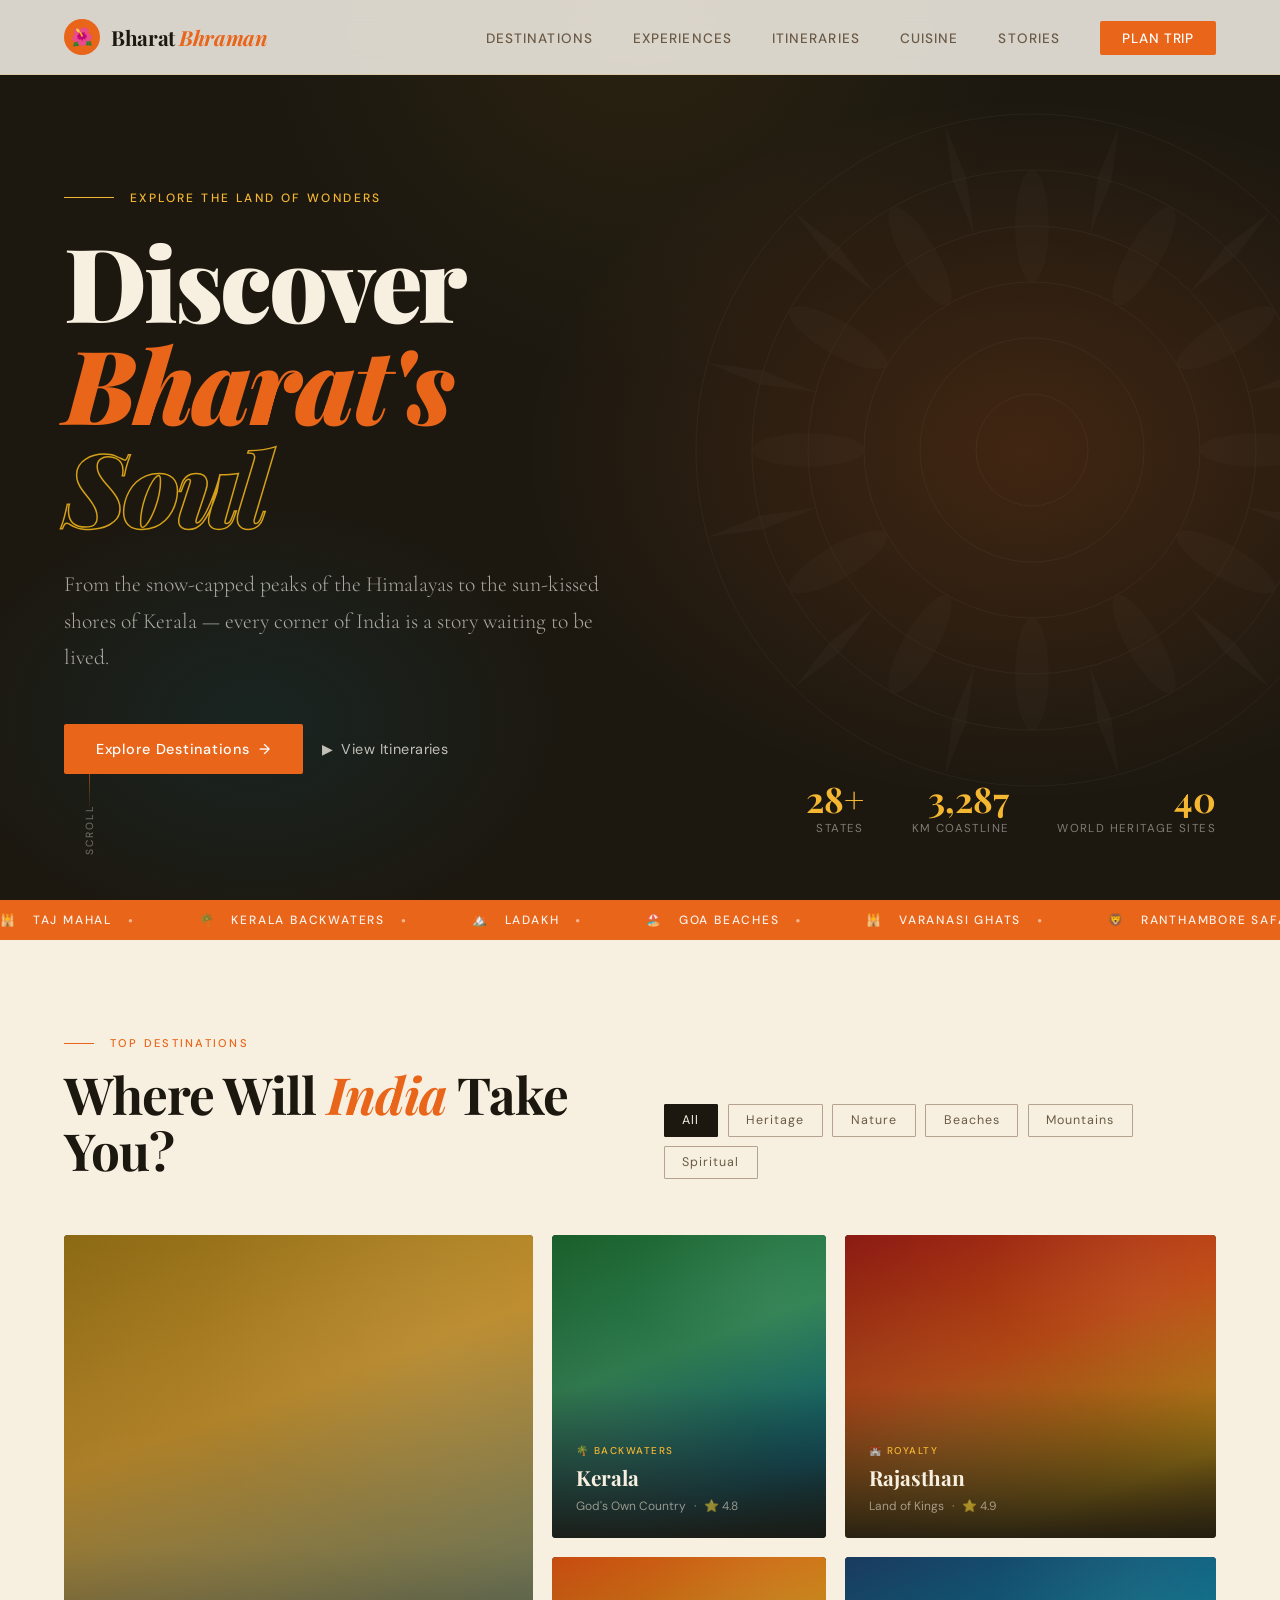
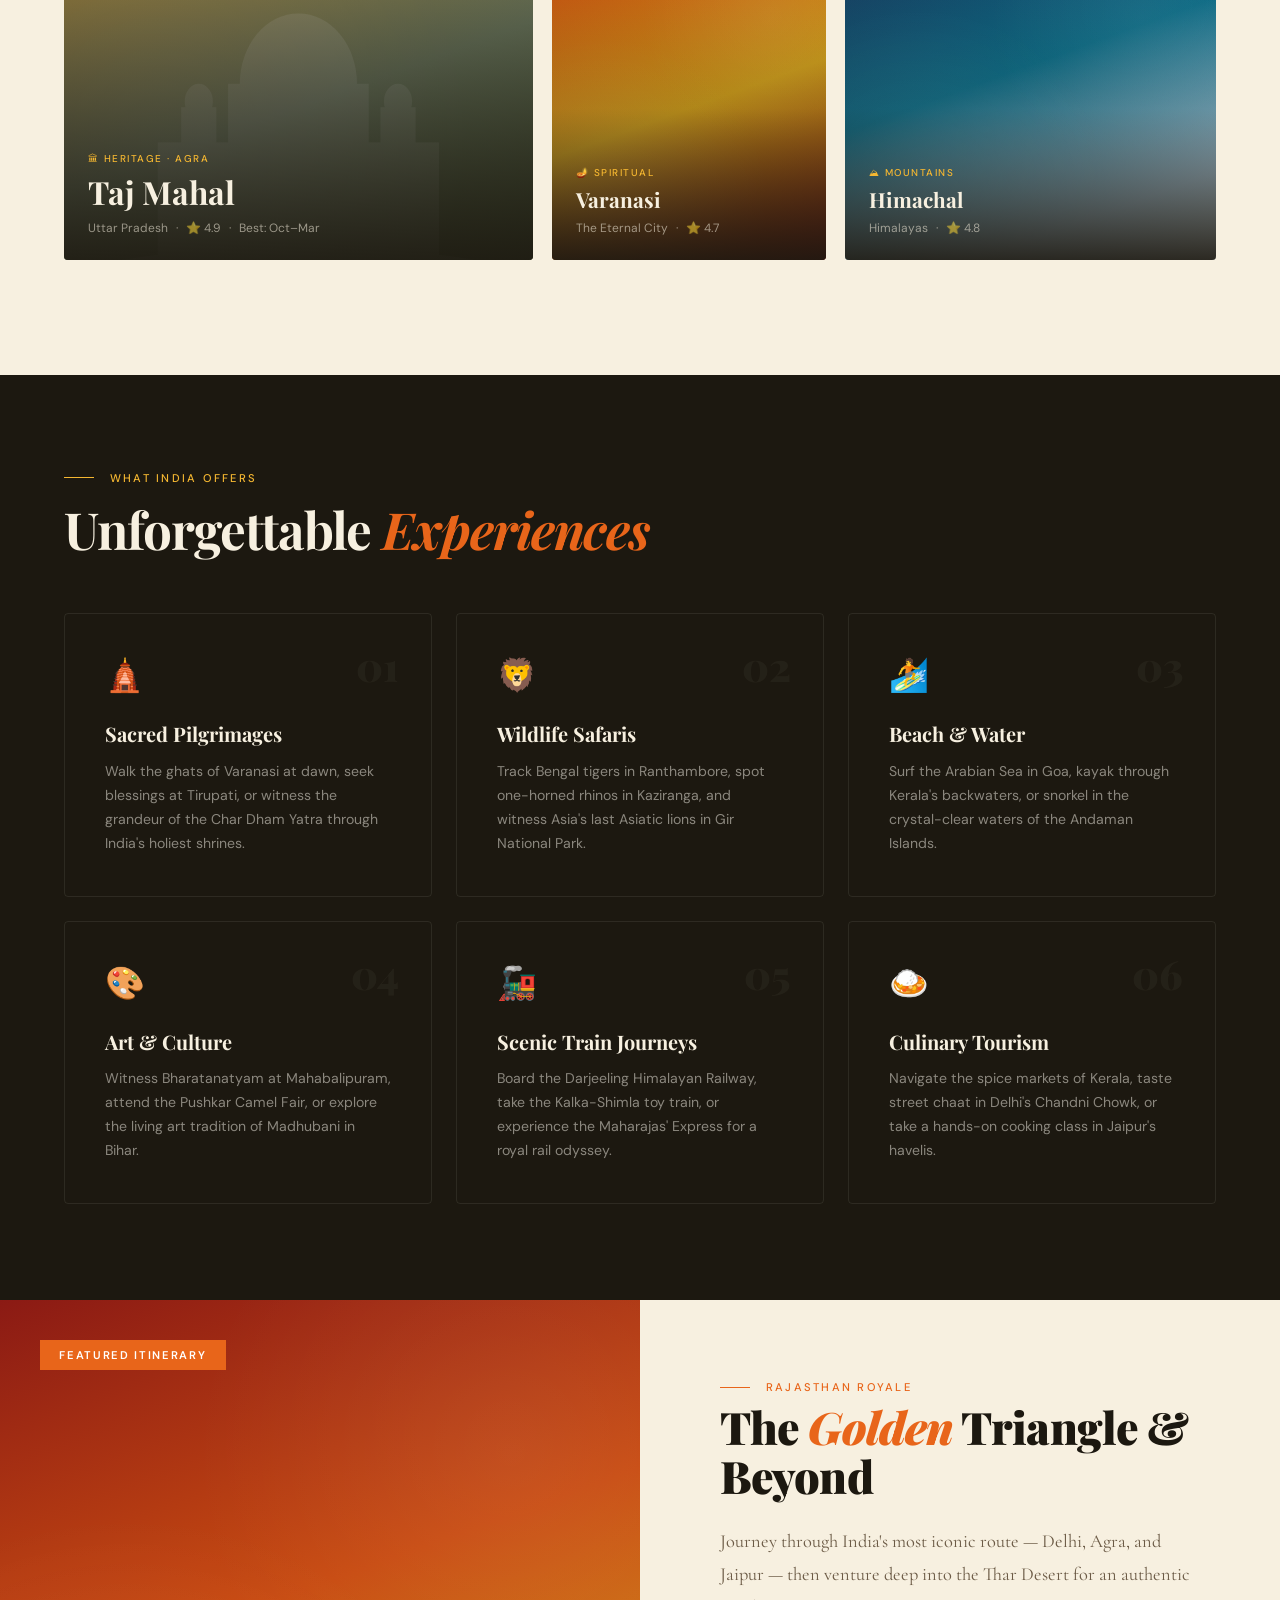
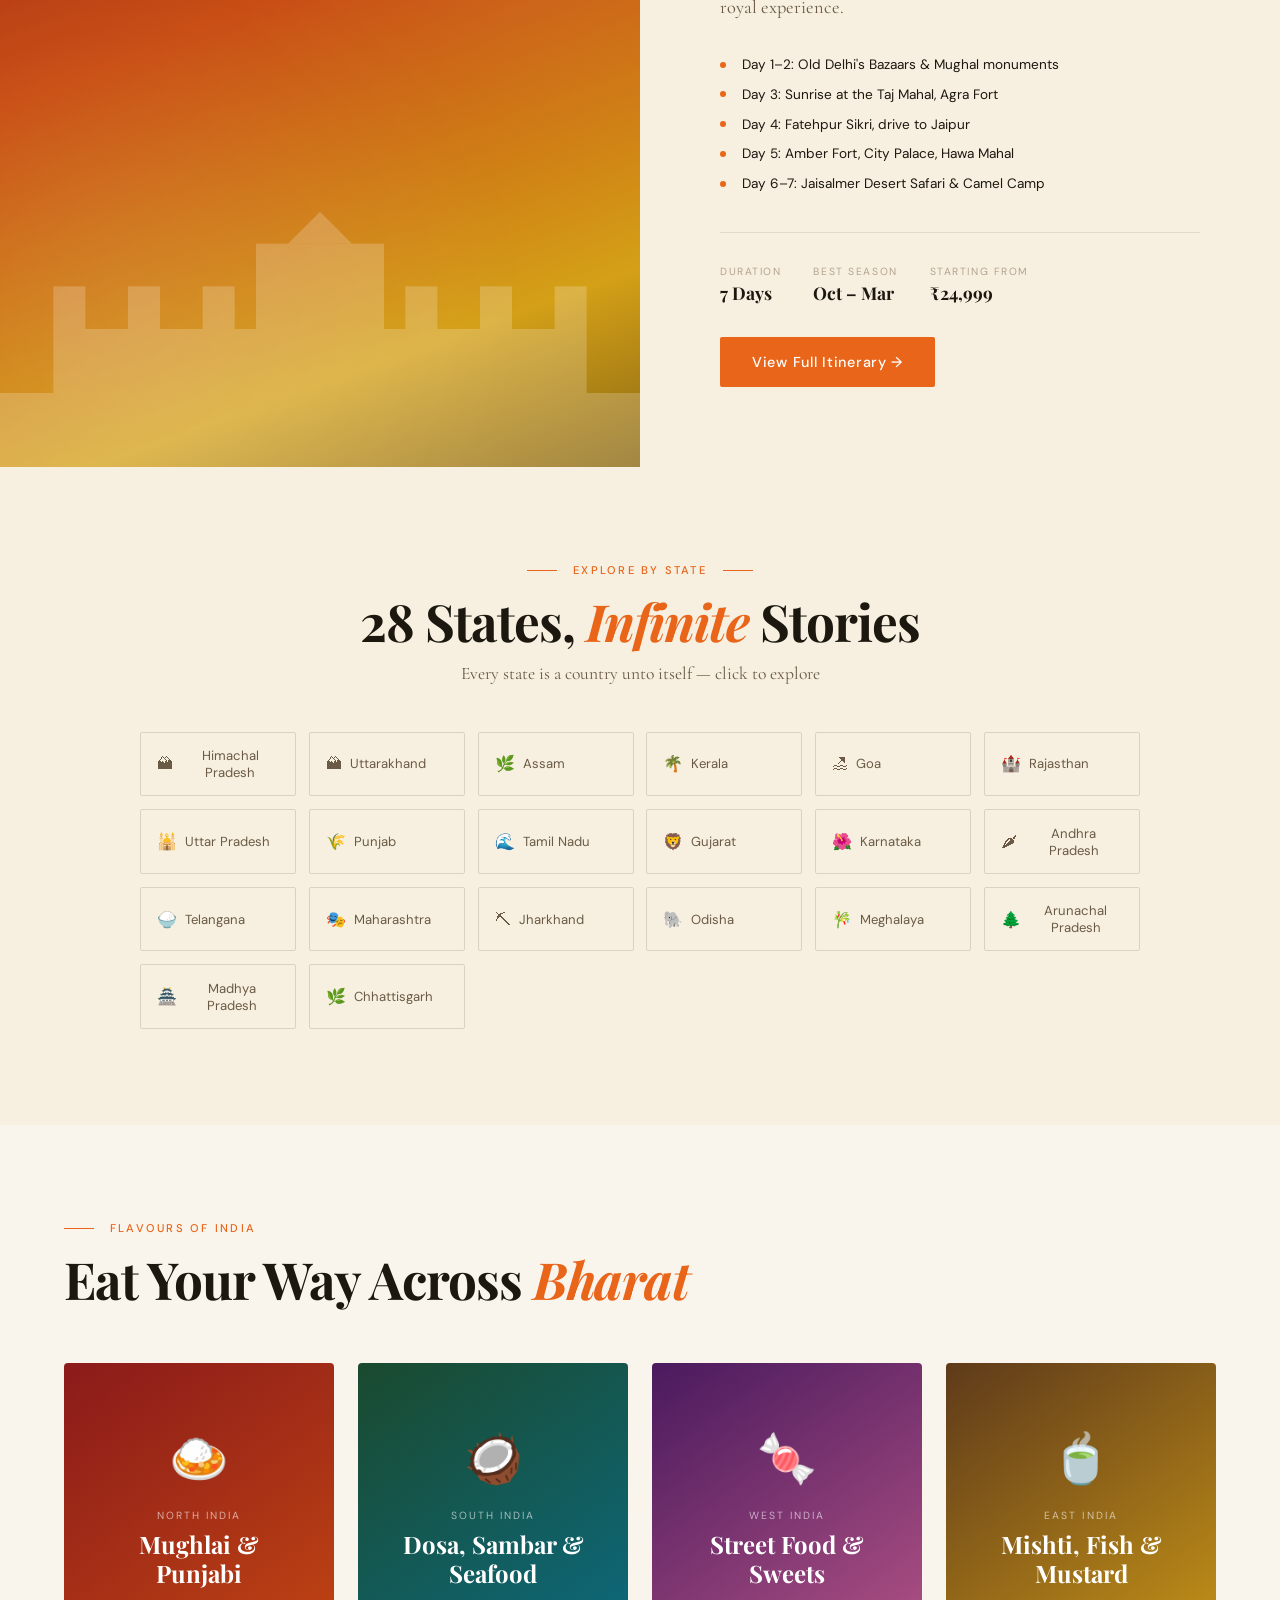
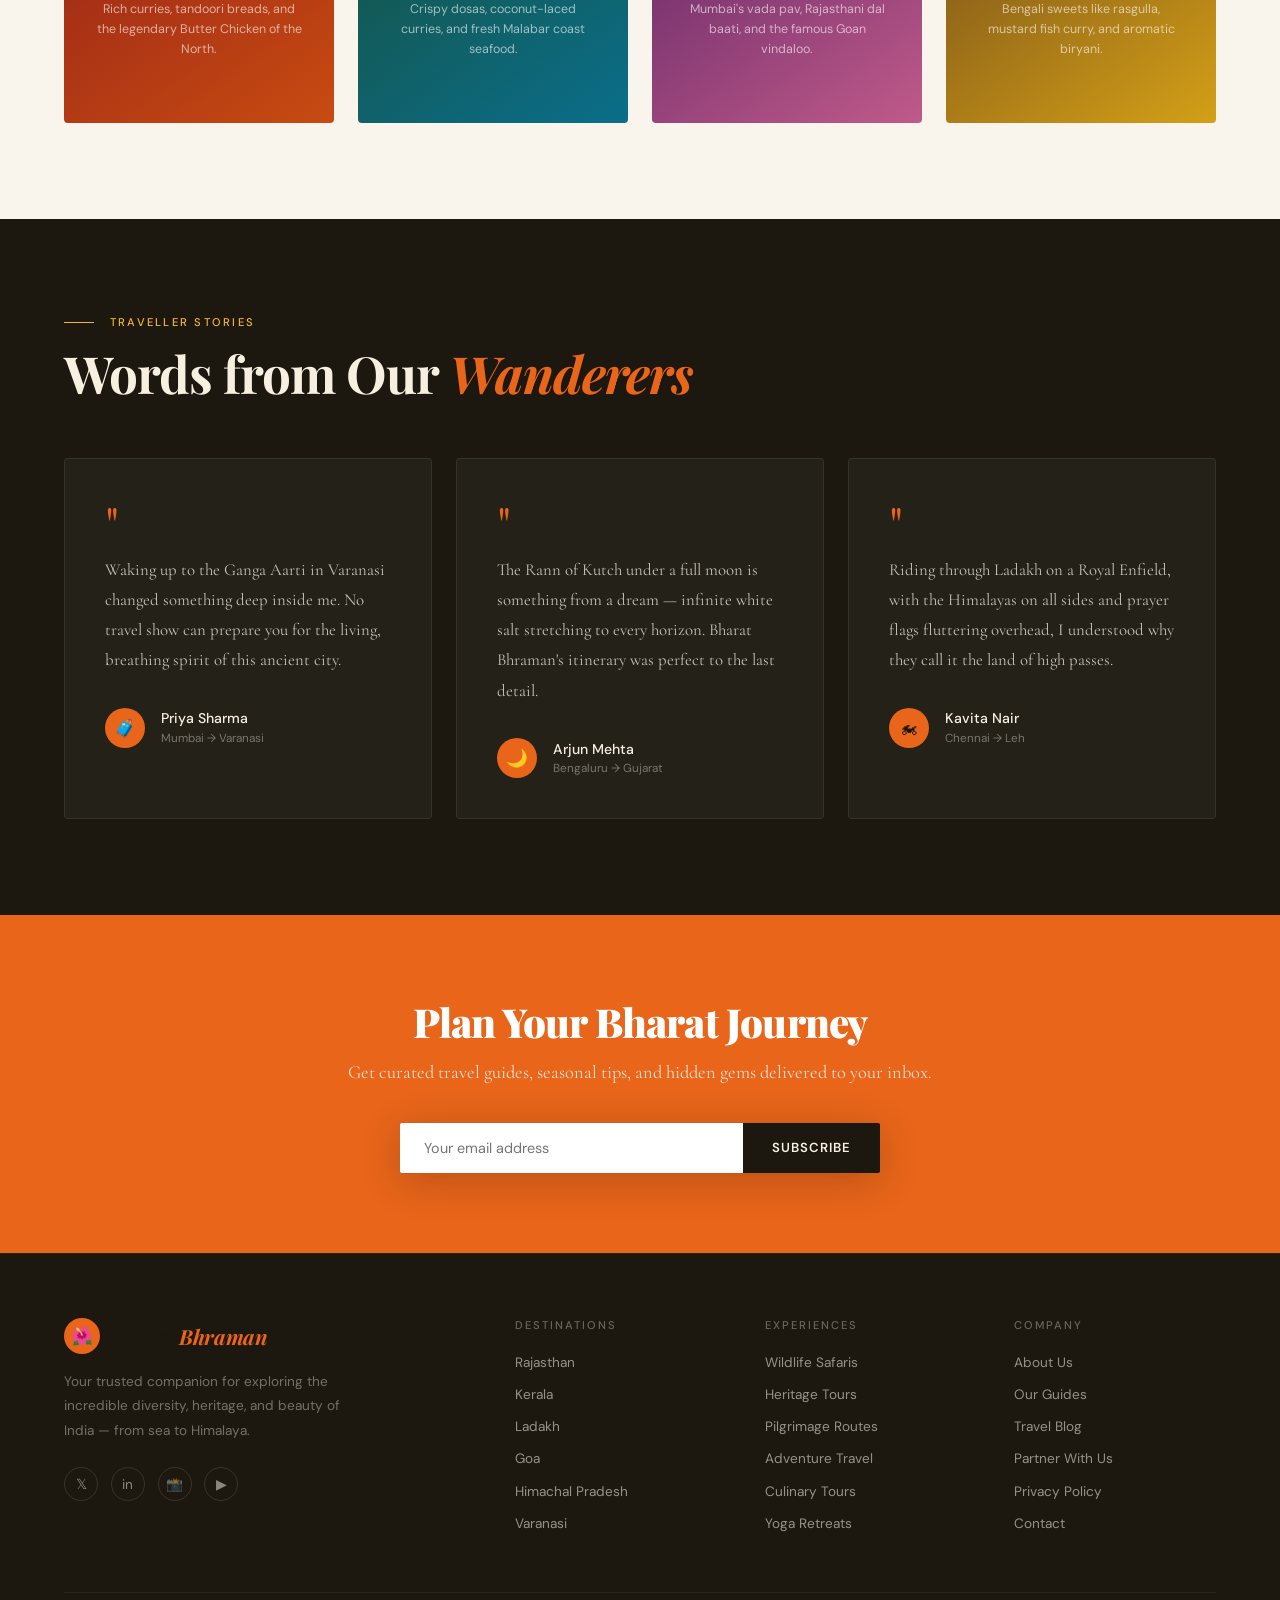
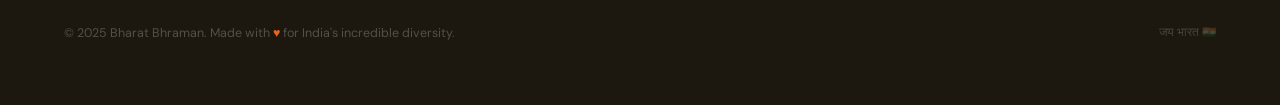
<file: frontend/MAIN-PAGE/main.html>
<!DOCTYPE html>
<html lang="en">
<head>
  <meta charset="UTF-8" />
  <meta name="viewport" content="width=device-width, initial-scale=1.0"/>
  <title>Bharat Bhraman — Discover Incredible India</title>
  <link href="https://fonts.googleapis.com/css2?family=Playfair+Display:ital,wght@0,400;0,700;0,900;1,400;1,700&family=Cormorant+Garamond:wght@300;400;600&family=DM+Sans:wght@300;400;500&display=swap" rel="stylesheet"/>

     <link rel="stylesheet" href="main.css">
  
</head>
<body>

  <!-- ─── NAV ─── -->
  <nav>
    <div class="nav-logo">
      <div class="logo-mark">🌺</div>
      <span>Bharat <em>Bhraman</em></span>
    </div>
    <ul class="nav-links">
      <li><a href="#destinations">Destinations</a></li>
      <li><a href="#experiences">Experiences</a></li>
      <li><a href="#featured">Itineraries</a></li>
      <li><a href="#cuisine">Cuisine</a></li>
      <li><a href="#stories">Stories</a></li>
      <li><a href="#newsletter" class="nav-cta">Plan Trip</a></li>
    </ul>
  </nav>

  <!-- ─── HERO ─── -->
  <section class="hero">
    <div class="hero-bg"></div>
    <!-- SVG Mandala -->
    <svg class="hero-mandala" viewBox="0 0 500 500" fill="none" xmlns="http://www.w3.org/2000/svg">
      <circle cx="250" cy="250" r="240" stroke="white" stroke-width="0.5"/>
      <circle cx="250" cy="250" r="200" stroke="white" stroke-width="0.5"/>
      <circle cx="250" cy="250" r="160" stroke="white" stroke-width="0.5"/>
      <circle cx="250" cy="250" r="120" stroke="white" stroke-width="0.5"/>
      <circle cx="250" cy="250" r="80" stroke="white" stroke-width="0.5"/>
      <circle cx="250" cy="250" r="40" stroke="white" stroke-width="0.5"/>
      <!-- Petals -->
      <ellipse cx="250" cy="90" rx="12" ry="40" fill="white" opacity="0.3"/>
      <ellipse cx="250" cy="90" rx="12" ry="40" fill="white" opacity="0.3" transform="rotate(30 250 250)"/>
      <ellipse cx="250" cy="90" rx="12" ry="40" fill="white" opacity="0.3" transform="rotate(60 250 250)"/>
      <ellipse cx="250" cy="90" rx="12" ry="40" fill="white" opacity="0.3" transform="rotate(90 250 250)"/>
      <ellipse cx="250" cy="90" rx="12" ry="40" fill="white" opacity="0.3" transform="rotate(120 250 250)"/>
      <ellipse cx="250" cy="90" rx="12" ry="40" fill="white" opacity="0.3" transform="rotate(150 250 250)"/>
      <ellipse cx="250" cy="90" rx="12" ry="40" fill="white" opacity="0.3" transform="rotate(180 250 250)"/>
      <ellipse cx="250" cy="90" rx="12" ry="40" fill="white" opacity="0.3" transform="rotate(210 250 250)"/>
      <ellipse cx="250" cy="90" rx="12" ry="40" fill="white" opacity="0.3" transform="rotate(240 250 250)"/>
      <ellipse cx="250" cy="90" rx="12" ry="40" fill="white" opacity="0.3" transform="rotate(270 250 250)"/>
      <ellipse cx="250" cy="90" rx="12" ry="40" fill="white" opacity="0.3" transform="rotate(300 250 250)"/>
      <ellipse cx="250" cy="90" rx="12" ry="40" fill="white" opacity="0.3" transform="rotate(330 250 250)"/>
      <!-- Diamond accents -->
      <path d="M250 10 L255 50 L250 90 L245 50 Z" fill="white" opacity="0.4" transform="rotate(15 250 250)"/>
      <path d="M250 10 L255 50 L250 90 L245 50 Z" fill="white" opacity="0.4" transform="rotate(45 250 250)"/>
      <path d="M250 10 L255 50 L250 90 L245 50 Z" fill="white" opacity="0.4" transform="rotate(75 250 250)"/>
      <path d="M250 10 L255 50 L250 90 L245 50 Z" fill="white" opacity="0.4" transform="rotate(105 250 250)"/>
      <path d="M250 10 L255 50 L250 90 L245 50 Z" fill="white" opacity="0.4" transform="rotate(135 250 250)"/>
      <path d="M250 10 L255 50 L250 90 L245 50 Z" fill="white" opacity="0.4" transform="rotate(165 250 250)"/>
      <path d="M250 10 L255 50 L250 90 L245 50 Z" fill="white" opacity="0.4" transform="rotate(195 250 250)"/>
      <path d="M250 10 L255 50 L250 90 L245 50 Z" fill="white" opacity="0.4" transform="rotate(225 250 250)"/>
      <path d="M250 10 L255 50 L250 90 L245 50 Z" fill="white" opacity="0.4" transform="rotate(255 250 250)"/>
      <path d="M250 10 L255 50 L250 90 L245 50 Z" fill="white" opacity="0.4" transform="rotate(285 250 250)"/>
      <path d="M250 10 L255 50 L250 90 L245 50 Z" fill="white" opacity="0.4" transform="rotate(315 250 250)"/>
      <path d="M250 10 L255 50 L250 90 L245 50 Z" fill="white" opacity="0.4" transform="rotate(345 250 250)"/>
    </svg>

    <div class="hero-content">
      <div class="hero-eyebrow">
        <div class="eyebrow-line"></div>
        <span>Explore The Land of Wonders</span>
      </div>
      <h1>
        Discover<br>
        <span class="accent">Bharat's</span><br>
        <span class="accent2">Soul</span>
      </h1>
      <p class="hero-sub">
        From the snow-capped peaks of the Himalayas to the sun-kissed shores of Kerala — every corner of India is a story waiting to be lived.
      </p>
      <div class="hero-actions">
        <a href="#destinations" class="btn-primary">
          Explore Destinations
          <span>→</span>
        </a>
        <a href="#featured" class="btn-ghost">
          <span>▶</span> View Itineraries
        </a>
      </div>
    </div>

    <div class="hero-stats">
      <div class="stat">
        <div class="stat-num">28+</div>
        <div class="stat-label">States</div>
      </div>
      <div class="stat">
        <div class="stat-num">3,287</div>
        <div class="stat-label">Km Coastline</div>
      </div>
      <div class="stat">
        <div class="stat-num">40</div>
        <div class="stat-label">World Heritage Sites</div>
      </div>
    </div>

    <div class="scroll-indicator">
      <div class="scroll-line"></div>
      <span>Scroll</span>
    </div>
  </section>

  <!-- ─── MARQUEE ─── -->
  <div class="marquee-strip">
    <div class="marquee-inner">
      <span class="marquee-item"><span>🕌</span> Taj Mahal <span class="marquee-dot">●</span></span>
      <span class="marquee-item"><span>🌴</span> Kerala Backwaters <span class="marquee-dot">●</span></span>
      <span class="marquee-item"><span>🏔️</span> Ladakh <span class="marquee-dot">●</span></span>
      <span class="marquee-item"><span>🏖️</span> Goa Beaches <span class="marquee-dot">●</span></span>
      <span class="marquee-item"><span>🕌</span> Varanasi Ghats <span class="marquee-dot">●</span></span>
      <span class="marquee-item"><span>🦁</span> Ranthambore Safari <span class="marquee-dot">●</span></span>
      <span class="marquee-item"><span>🏰</span> Rajasthan Forts <span class="marquee-dot">●</span></span>
      <span class="marquee-item"><span>🌸</span> Valley of Flowers <span class="marquee-dot">●</span></span>
      <!-- Duplicate for seamless loop -->
      <span class="marquee-item"><span>🕌</span> Taj Mahal <span class="marquee-dot">●</span></span>
      <span class="marquee-item"><span>🌴</span> Kerala Backwaters <span class="marquee-dot">●</span></span>
      <span class="marquee-item"><span>🏔️</span> Ladakh <span class="marquee-dot">●</span></span>
      <span class="marquee-item"><span>🏖️</span> Goa Beaches <span class="marquee-dot">●</span></span>
      <span class="marquee-item"><span>🕌</span> Varanasi Ghats <span class="marquee-dot">●</span></span>
      <span class="marquee-item"><span>🦁</span> Ranthambore Safari <span class="marquee-dot">●</span></span>
      <span class="marquee-item"><span>🏰</span> Rajasthan Forts <span class="marquee-dot">●</span></span>
      <span class="marquee-item"><span>🌸</span> Valley of Flowers <span class="marquee-dot">●</span></span>
    </div>
  </div>

  <!-- ─── DESTINATIONS ─── -->
  <section id="destinations">
    <div class="dest-header">
      <div>
        <div class="section-label">
          <div class="section-label-line"></div>
          <span>Top Destinations</span>
        </div>
        <h2 class="section-title">Where Will <em>India</em> Take You?</h2>
      </div>
      <div class="dest-filter">
        <button class="filter-btn active">All</button>
        <button class="filter-btn">Heritage</button>
        <button class="filter-btn">Nature</button>
        <button class="filter-btn">Beaches</button>
        <button class="filter-btn">Mountains</button>
        <button class="filter-btn">Spiritual</button>
      </div>
    </div>

    <div class="dest-grid">
      <!-- Card 1: Taj Mahal (Large) -->
      <div class="dest-card" onclick="window.location='#'">
        <div class="dest-img-wrap bg-taj">
          <div class="dest-pattern"></div>
          <!-- Decorative Taj silhouette -->
          <svg style="position:absolute;bottom:0;left:0;right:0;width:100%;opacity:0.15" viewBox="0 0 400 300" xmlns="http://www.w3.org/2000/svg">
            <ellipse cx="200" cy="320" rx="200" ry="30" fill="white"/>
            <rect x="80" y="200" width="240" height="120" fill="white"/>
            <rect x="140" y="150" width="120" height="60" fill="white"/>
            <ellipse cx="200" cy="150" rx="50" ry="60" fill="white"/>
            <circle cx="200" cy="100" r="8" fill="white"/>
            <rect x="100" y="170" width="30" height="50" fill="white"/>
            <ellipse cx="115" cy="165" rx="12" ry="15" fill="white"/>
            <rect x="270" y="170" width="30" height="50" fill="white"/>
            <ellipse cx="285" cy="165" rx="12" ry="15" fill="white"/>
          </svg>
        </div>
        <div class="dest-card-overlay"></div>
        <div class="dest-card-body">
          <span class="dest-tag">🏛 Heritage · Agra</span>
          <div class="dest-name">Taj Mahal</div>
          <div class="dest-meta">
            <span>Uttar Pradesh</span>
            <span>·</span>
            <span>⭐ 4.9</span>
            <span>·</span>
            <span>Best: Oct–Mar</span>
          </div>
        </div>
        <div class="dest-arrow">↗</div>
      </div>

      <!-- Card 2: Kerala -->
      <div class="dest-card" onclick="window.location='#'">
        <div class="dest-img-wrap bg-kerala"><div class="dest-pattern"></div></div>
        <div class="dest-card-overlay"></div>
        <div class="dest-card-body">
          <span class="dest-tag">🌴 Backwaters</span>
          <div class="dest-name">Kerala</div>
          <div class="dest-meta"><span>God's Own Country</span><span>·</span><span>⭐ 4.8</span></div>
        </div>
        <div class="dest-arrow">↗</div>
      </div>

      <!-- Card 3: Rajasthan -->
      <div class="dest-card" onclick="window.location='#'">
        <div class="dest-img-wrap bg-rajasthan"><div class="dest-pattern"></div></div>
        <div class="dest-card-overlay"></div>
        <div class="dest-card-body">
          <span class="dest-tag">🏰 Royalty</span>
          <div class="dest-name">Rajasthan</div>
          <div class="dest-meta"><span>Land of Kings</span><span>·</span><span>⭐ 4.9</span></div>
        </div>
        <div class="dest-arrow">↗</div>
      </div>

      <!-- Card 4: Varanasi -->
      <div class="dest-card" onclick="window.location='#'">
        <div class="dest-img-wrap bg-varanasi"><div class="dest-pattern"></div></div>
        <div class="dest-card-overlay"></div>
        <div class="dest-card-body">
          <span class="dest-tag">🪔 Spiritual</span>
          <div class="dest-name">Varanasi</div>
          <div class="dest-meta"><span>The Eternal City</span><span>·</span><span>⭐ 4.7</span></div>
        </div>
        <div class="dest-arrow">↗</div>
      </div>

      <!-- Card 5: Himachal -->
      <div class="dest-card" onclick="window.location='#'">
        <div class="dest-img-wrap bg-himachal"><div class="dest-pattern"></div></div>
        <div class="dest-card-overlay"></div>
        <div class="dest-card-body">
          <span class="dest-tag">⛰ Mountains</span>
          <div class="dest-name">Himachal</div>
          <div class="dest-meta"><span>Himalayas</span><span>·</span><span>⭐ 4.8</span></div>
        </div>
        <div class="dest-arrow">↗</div>
      </div>

      <!-- Card 6: Goa -->
      <div class="dest-card" onclick="window.location='#'">
        <div class="dest-img-wrap bg-goa"><div class="dest-pattern"></div></div>
        <div class="dest-card-overlay"></div>
        <div class="dest-card-body">
          <span class="dest-tag">🏖 Beaches</span>
          <div class="dest-name">Goa</div>
          <div class="dest-meta"><span>Pearl of the Orient</span><span>·</span><span>⭐ 4.8</span></div>
        </div>
        <div class="dest-arrow">↗</div>
      </div>

      <!-- Card 7: Mysore -->
      <div class="dest-card" onclick="window.location='#'">
        <div class="dest-img-wrap bg-mysore"><div class="dest-pattern"></div></div>
        <div class="dest-card-overlay"></div>
        <div class="dest-card-body">
          <span class="dest-tag">👑 Palaces</span>
          <div class="dest-name">Mysore</div>
          <div class="dest-meta"><span>City of Palaces</span><span>·</span><span>⭐ 4.7</span></div>
        </div>
        <div class="dest-arrow">↗</div>
      </div>

      <!-- Card 8: Ladakh -->
      <div class="dest-card" onclick="window.location='#'">
        <div class="dest-img-wrap bg-ladakh"><div class="dest-pattern"></div></div>
        <div class="dest-card-overlay"></div>
        <div class="dest-card-body">
          <span class="dest-tag">🏔 Adventure</span>
          <div class="dest-name">Ladakh</div>
          <div class="dest-meta"><span>Land of High Passes</span><span>·</span><span>⭐ 4.9</span></div>
        </div>
        <div class="dest-arrow">↗</div>
      </div>
    </div>
  </section>

  <!-- ─── EXPERIENCES ─── -->
  <section id="experiences">
    <div class="section-label">
      <div class="section-label-line" style="background:var(--turmeric)"></div>
      <span style="color:var(--turmeric)">What India Offers</span>
    </div>
    <h2 class="section-title" style="color:var(--ivory)">Unforgettable <em>Experiences</em></h2>

    <div class="exp-grid">
      <div class="exp-card">
        <span class="exp-count">01</span>
        <span class="exp-icon">🛕</span>
        <h3>Sacred Pilgrimages</h3>
        <p>Walk the ghats of Varanasi at dawn, seek blessings at Tirupati, or witness the grandeur of the Char Dham Yatra through India's holiest shrines.</p>
      </div>
      <div class="exp-card">
        <span class="exp-count">02</span>
        <span class="exp-icon">🦁</span>
        <h3>Wildlife Safaris</h3>
        <p>Track Bengal tigers in Ranthambore, spot one-horned rhinos in Kaziranga, and witness Asia's last Asiatic lions in Gir National Park.</p>
      </div>
      <div class="exp-card">
        <span class="exp-count">03</span>
        <span class="exp-icon">🏄</span>
        <h3>Beach & Water</h3>
        <p>Surf the Arabian Sea in Goa, kayak through Kerala's backwaters, or snorkel in the crystal-clear waters of the Andaman Islands.</p>
      </div>
      <div class="exp-card">
        <span class="exp-count">04</span>
        <span class="exp-icon">🎨</span>
        <h3>Art & Culture</h3>
        <p>Witness Bharatanatyam at Mahabalipuram, attend the Pushkar Camel Fair, or explore the living art tradition of Madhubani in Bihar.</p>
      </div>
      <div class="exp-card">
        <span class="exp-count">05</span>
        <span class="exp-icon">🚂</span>
        <h3>Scenic Train Journeys</h3>
        <p>Board the Darjeeling Himalayan Railway, take the Kalka-Shimla toy train, or experience the Maharajas' Express for a royal rail odyssey.</p>
      </div>
      <div class="exp-card">
        <span class="exp-count">06</span>
        <span class="exp-icon">🍛</span>
        <h3>Culinary Tourism</h3>
        <p>Navigate the spice markets of Kerala, taste street chaat in Delhi's Chandni Chowk, or take a hands-on cooking class in Jaipur's havelis.</p>
      </div>
    </div>
  </section>

  <!-- ─── FEATURED TRIP ─── -->
  <section id="featured" style="padding:0; display:grid; grid-template-columns:1fr 1fr;">
    <div class="featured-visual bg-rajasthan" style="position:relative; min-height:600px; overflow:hidden;">
      <div class="dest-pattern"></div>
      <div class="featured-badge">FEATURED ITINERARY</div>
      <!-- Decorative fort silhouette -->
      <svg style="position:absolute;bottom:0;width:100%;opacity:0.2" viewBox="0 0 600 250" xmlns="http://www.w3.org/2000/svg">
        <rect x="0" y="180" width="600" height="70" fill="white"/>
        <rect x="50" y="120" width="500" height="60" fill="white"/>
        <rect x="50" y="80" width="30" height="40" fill="white"/>
        <rect x="120" y="80" width="30" height="40" fill="white"/>
        <rect x="190" y="80" width="30" height="40" fill="white"/>
        <rect x="380" y="80" width="30" height="40" fill="white"/>
        <rect x="450" y="80" width="30" height="40" fill="white"/>
        <rect x="520" y="80" width="30" height="40" fill="white"/>
        <rect x="240" y="40" width="120" height="80" fill="white"/>
        <path d="M270 40 L300 10 L330 40 Z" fill="white"/>
        <circle cx="300" cy="35" r="5" fill="white"/>
      </svg>
    </div>

    <div class="featured-content">
      <div class="section-label">
        <div class="section-label-line"></div>
        <span>Rajasthan Royale</span>
      </div>
      <h2>The <em>Golden</em> Triangle & Beyond</h2>
      <p>
        Journey through India's most iconic route — Delhi, Agra, and Jaipur — then venture deep into the Thar Desert for an authentic royal experience.
      </p>

      <div class="itinerary-list">
        <div class="itin-item"><div class="itin-dot"></div><span>Day 1–2: Old Delhi's Bazaars & Mughal monuments</span></div>
        <div class="itin-item"><div class="itin-dot"></div><span>Day 3: Sunrise at the Taj Mahal, Agra Fort</span></div>
        <div class="itin-item"><div class="itin-dot"></div><span>Day 4: Fatehpur Sikri, drive to Jaipur</span></div>
        <div class="itin-item"><div class="itin-dot"></div><span>Day 5: Amber Fort, City Palace, Hawa Mahal</span></div>
        <div class="itin-item"><div class="itin-dot"></div><span>Day 6–7: Jaisalmer Desert Safari & Camel Camp</span></div>
      </div>

      <div class="trip-meta">
        <div class="trip-meta-item">
          <span class="label">Duration</span>
          <span class="value">7 Days</span>
        </div>
        <div class="trip-meta-item">
          <span class="label">Best Season</span>
          <span class="value">Oct – Mar</span>
        </div>
        <div class="trip-meta-item">
          <span class="label">Starting From</span>
          <span class="value">₹24,999</span>
        </div>
      </div>

      <div style="margin-top:2rem;">
        <a href="#" class="btn-primary" style="display:inline-flex;">
          View Full Itinerary →
        </a>
      </div>
    </div>
  </section>

  <!-- ─── STATES ─── -->
  <section id="states">
    <div class="section-label" style="justify-content:center">
      <div class="section-label-line"></div>
      <span>Explore by State</span>
      <div class="section-label-line"></div>
    </div>
    <h2 class="section-title">28 States, <em>Infinite</em> Stories</h2>
    <p>Every state is a country unto itself — click to explore</p>

    <div class="states-grid">
      <div class="state-pill"><span class="flag">🏔</span> Himachal Pradesh</div>
      <div class="state-pill"><span class="flag">🏔</span> Uttarakhand</div>
      <div class="state-pill"><span class="flag">🌿</span> Assam</div>
      <div class="state-pill"><span class="flag">🌴</span> Kerala</div>
      <div class="state-pill"><span class="flag">🏖</span> Goa</div>
      <div class="state-pill"><span class="flag">🏰</span> Rajasthan</div>
      <div class="state-pill"><span class="flag">🕌</span> Uttar Pradesh</div>
      <div class="state-pill"><span class="flag">🌾</span> Punjab</div>
      <div class="state-pill"><span class="flag">🌊</span> Tamil Nadu</div>
      <div class="state-pill"><span class="flag">🦁</span> Gujarat</div>
      <div class="state-pill"><span class="flag">🌺</span> Karnataka</div>
      <div class="state-pill"><span class="flag">🌶</span> Andhra Pradesh</div>
      <div class="state-pill"><span class="flag">🍚</span> Telangana</div>
      <div class="state-pill"><span class="flag">🎭</span> Maharashtra</div>
      <div class="state-pill"><span class="flag">⛏</span> Jharkhand</div>
      <div class="state-pill"><span class="flag">🐘</span> Odisha</div>
      <div class="state-pill"><span class="flag">🎋</span> Meghalaya</div>
      <div class="state-pill"><span class="flag">🌲</span> Arunachal Pradesh</div>
      <div class="state-pill"><span class="flag">🏯</span> Madhya Pradesh</div>
      <div class="state-pill"><span class="flag">🌿</span> Chhattisgarh</div>
    </div>
  </section>

  <!-- ─── CUISINE ─── -->
  <section id="cuisine">
    <div class="section-label">
      <div class="section-label-line"></div>
      <span>Flavours of India</span>
    </div>
    <h2 class="section-title">Eat Your Way Across <em>Bharat</em></h2>

    <div class="cuisine-grid">
      <div class="cuisine-card">
        <div class="cuisine-card-inner c1">
          <span class="cuisine-icon">🍛</span>
          <div class="cuisine-region">North India</div>
          <div class="cuisine-name">Mughlai & Punjabi</div>
          <div class="cuisine-desc">Rich curries, tandoori breads, and the legendary Butter Chicken of the North.</div>
        </div>
      </div>
      <div class="cuisine-card">
        <div class="cuisine-card-inner c2">
          <span class="cuisine-icon">🥥</span>
          <div class="cuisine-region">South India</div>
          <div class="cuisine-name">Dosa, Sambar & Seafood</div>
          <div class="cuisine-desc">Crispy dosas, coconut-laced curries, and fresh Malabar coast seafood.</div>
        </div>
      </div>
      <div class="cuisine-card">
        <div class="cuisine-card-inner c3">
          <span class="cuisine-icon">🍬</span>
          <div class="cuisine-region">West India</div>
          <div class="cuisine-name">Street Food & Sweets</div>
          <div class="cuisine-desc">Mumbai's vada pav, Rajasthani dal baati, and the famous Goan vindaloo.</div>
        </div>
      </div>
      <div class="cuisine-card">
        <div class="cuisine-card-inner c4">
          <span class="cuisine-icon">🍵</span>
          <div class="cuisine-region">East India</div>
          <div class="cuisine-name">Mishti, Fish & Mustard</div>
          <div class="cuisine-desc">Bengali sweets like rasgulla, mustard fish curry, and aromatic biryani.</div>
        </div>
      </div>
    </div>
  </section>

  <!-- ─── TRAVELLER STORIES ─── -->
  <section id="stories">
    <div class="section-label">
      <div class="section-label-line" style="background:var(--turmeric)"></div>
      <span style="color:var(--turmeric)">Traveller Stories</span>
    </div>
    <h2 class="section-title" style="color:var(--ivory)">Words from Our <em>Wanderers</em></h2>

    <div class="stories-track">
      <div class="story-card">
        <div class="story-quote">
          Waking up to the Ganga Aarti in Varanasi changed something deep inside me. No travel show can prepare you for the living, breathing spirit of this ancient city.
        </div>
        <div class="story-author">
          <div class="author-avatar">🧳</div>
          <div>
            <div class="author-name">Priya Sharma</div>
            <div class="author-from">Mumbai → Varanasi</div>
          </div>
        </div>
      </div>

      <div class="story-card">
        <div class="story-quote">
          The Rann of Kutch under a full moon is something from a dream — infinite white salt stretching to every horizon. Bharat Bhraman's itinerary was perfect to the last detail.
        </div>
        <div class="story-author">
          <div class="author-avatar">🌙</div>
          <div>
            <div class="author-name">Arjun Mehta</div>
            <div class="author-from">Bengaluru → Gujarat</div>
          </div>
        </div>
      </div>

      <div class="story-card">
        <div class="story-quote">
          Riding through Ladakh on a Royal Enfield, with the Himalayas on all sides and prayer flags fluttering overhead, I understood why they call it the land of high passes.
        </div>
        <div class="story-author">
          <div class="author-avatar">🏍</div>
          <div>
            <div class="author-name">Kavita Nair</div>
            <div class="author-from">Chennai → Leh</div>
          </div>
        </div>
      </div>
    </div>
  </section>

  <!-- ─── NEWSLETTER ─── -->
  <section id="newsletter">
    <h2>Plan Your Bharat Journey</h2>
    <p>Get curated travel guides, seasonal tips, and hidden gems delivered to your inbox.</p>
    <div class="newsletter-form">
      <input type="email" placeholder="Your email address"/>
      <button type="button">Subscribe</button>
    </div>
  </section>

  <!-- ─── FOOTER ─── -->
  <footer>
    <div class="footer-top">
      <div class="footer-brand">
        <div class="nav-logo">
          <div class="logo-mark">🌺</div>
          <span>Bharat <em>Bhraman</em></span>
        </div>
        <p>Your trusted companion for exploring the incredible diversity, heritage, and beauty of India — from sea to Himalaya.</p>
        <div class="footer-social">
          <a href="#" class="social-link">𝕏</a>
          <a href="#" class="social-link">in</a>
          <a href="#" class="social-link">📸</a>
          <a href="#" class="social-link">▶</a>
        </div>
      </div>

      <div class="footer-col">
        <h4>Destinations</h4>
        <ul>
          <li><a href="#">Rajasthan</a></li>
          <li><a href="#">Kerala</a></li>
          <li><a href="#">Ladakh</a></li>
          <li><a href="#">Goa</a></li>
          <li><a href="#">Himachal Pradesh</a></li>
          <li><a href="#">Varanasi</a></li>
        </ul>
      </div>

      <div class="footer-col">
        <h4>Experiences</h4>
        <ul>
          <li><a href="#">Wildlife Safaris</a></li>
          <li><a href="#">Heritage Tours</a></li>
          <li><a href="#">Pilgrimage Routes</a></li>
          <li><a href="#">Adventure Travel</a></li>
          <li><a href="#">Culinary Tours</a></li>
          <li><a href="#">Yoga Retreats</a></li>
        </ul>
      </div>

      <div class="footer-col">
        <h4>Company</h4>
        <ul>
          <li><a href="#">About Us</a></li>
          <li><a href="#">Our Guides</a></li>
          <li><a href="#">Travel Blog</a></li>
          <li><a href="#">Partner With Us</a></li>
          <li><a href="#">Privacy Policy</a></li>
          <li><a href="#">Contact</a></li>
        </ul>
      </div>
    </div>

    <div class="footer-bottom">
      <p>© 2025 Bharat Bhraman. Made with <span>♥</span> for India's incredible diversity.</p>
      <p style="color:rgba(250,245,236,0.2); font-size:0.72rem;">जय भारत 🇮🇳</p>
    </div>
  </footer>

  <script>
  src="main.js"
  </script>
</body>
</html>
</file>
<file: frontend/MAIN-PAGE/main.css>
:root {
      --saffron: #E8651A;
      --deep-saffron: #C84B11;
      --gold: #D4A017;
      --turmeric: #F5B731;
      --peacock: #0A6E8A;
      --deep-teal: #064558;
      --lotus-pink: #C05A8A;
      --cream: #FAF5EC;
      --ivory: #F7F0E0;
      --charcoal: #1C1810;
      --muted: #6B5A45;
      --light-muted: #B5A28F;
    }

    *, *::before, *::after { margin: 0; padding: 0; box-sizing: border-box; }

    html { scroll-behavior: smooth; }

    body {
      font-family: 'DM Sans', sans-serif;
      background: var(--cream);
      color: var(--charcoal);
      overflow-x: hidden;
    }

    /* ─── SCROLLBAR ─── */
    ::-webkit-scrollbar { width: 6px; }
    ::-webkit-scrollbar-track { background: var(--ivory); }
    ::-webkit-scrollbar-thumb { background: var(--saffron); border-radius: 3px; }

    /* ─── NAV ─── */
    nav {
      position: fixed; top: 0; left: 0; right: 0; z-index: 100;
      padding: 1.2rem 4rem;
      display: flex; align-items: center; justify-content: space-between;
      background: rgba(250,245,236,0.85);
      backdrop-filter: blur(12px);
      border-bottom: 1px solid rgba(212,160,23,0.2);
      transition: all 0.3s;
    }

    .nav-logo {
      display: flex; align-items: center; gap: 0.7rem;
    }

    .nav-logo .logo-mark {
      width: 36px; height: 36px;
      background: var(--saffron);
      border-radius: 50%;
      display: flex; align-items: center; justify-content: center;
      font-size: 1.1rem;
    }

    .nav-logo span {
      font-family: 'Playfair Display', serif;
      font-size: 1.3rem;
      font-weight: 700;
      color: var(--charcoal);
      letter-spacing: -0.02em;
    }

    .nav-logo span em {
      color: var(--saffron);
      font-style: italic;
    }

    .nav-links {
      display: flex; gap: 2.5rem; list-style: none;
    }

    .nav-links a {
      text-decoration: none;
      font-size: 0.85rem;
      font-weight: 500;
      color: var(--muted);
      letter-spacing: 0.08em;
      text-transform: uppercase;
      transition: color 0.2s;
      position: relative;
    }

    .nav-links a::after {
      content: '';
      position: absolute; bottom: -3px; left: 0; right: 0; height: 1px;
      background: var(--saffron);
      transform: scaleX(0); transform-origin: left;
      transition: transform 0.3s;
    }

    .nav-links a:hover { color: var(--saffron); }
    .nav-links a:hover::after { transform: scaleX(1); }

    .nav-cta {
      background: var(--saffron);
      color: white !important;
      padding: 0.55rem 1.4rem;
      border-radius: 2px;
      font-weight: 500 !important;
      letter-spacing: 0.05em !important;
      transition: background 0.2s !important;
    }

    .nav-cta:hover { background: var(--deep-saffron) !important; color: white !important; }
    .nav-cta::after { display: none !important; }

    /* ─── HERO ─── */
    .hero {
      min-height: 100vh;
      display: flex; flex-direction: column; justify-content: center;
      padding: 8rem 4rem 4rem;
      position: relative;
      overflow: hidden;
      background: var(--charcoal);
    }

    .hero-bg {
      position: absolute; inset: 0;
      background:
        radial-gradient(ellipse 60% 60% at 80% 50%, rgba(232,101,26,0.18) 0%, transparent 65%),
        radial-gradient(ellipse 40% 40% at 20% 80%, rgba(10,110,138,0.15) 0%, transparent 60%),
        radial-gradient(ellipse 50% 70% at 50% 0%, rgba(212,160,23,0.08) 0%, transparent 60%);
    }

    /* Mandala decorative background */
    .hero-mandala {
      position: absolute; right: -8%; top: 50%;
      transform: translateY(-50%);
      width: 700px; height: 700px;
      opacity: 0.06;
      animation: rotateSlow 120s linear infinite;
    }

    @keyframes rotateSlow { to { transform: translateY(-50%) rotate(360deg); } }

    .hero-content {
      position: relative; z-index: 2;
      max-width: 900px;
    }

    .hero-eyebrow {
      display: flex; align-items: center; gap: 1rem;
      margin-bottom: 1.5rem;
      animation: fadeUp 0.8s ease both;
    }

    .hero-eyebrow span {
      font-size: 0.75rem;
      letter-spacing: 0.2em;
      text-transform: uppercase;
      color: var(--turmeric);
      font-weight: 500;
    }

    .eyebrow-line {
      width: 50px; height: 1px;
      background: var(--turmeric);
    }

    .hero h1 {
      font-family: 'Playfair Display', serif;
      font-size: clamp(3.5rem, 8vw, 7rem);
      font-weight: 900;
      line-height: 1;
      color: var(--ivory);
      letter-spacing: -0.03em;
      animation: fadeUp 0.9s 0.15s ease both;
    }

    .hero h1 .accent {
      color: var(--saffron);
      font-style: italic;
    }

    .hero h1 .accent2 {
      -webkit-text-stroke: 1.5px var(--gold);
      color: transparent;
      font-style: italic;
    }

    .hero-sub {
      margin-top: 1.8rem;
      font-family: 'Cormorant Garamond', serif;
      font-size: 1.35rem;
      font-weight: 300;
      color: rgba(250,245,236,0.65);
      max-width: 540px;
      line-height: 1.7;
      animation: fadeUp 1s 0.3s ease both;
    }

    .hero-actions {
      margin-top: 3rem;
      display: flex; gap: 1.2rem; align-items: center;
      animation: fadeUp 1s 0.45s ease both;
    }

    .btn-primary {
      display: inline-flex; align-items: center; gap: 0.6rem;
      background: var(--saffron);
      color: white;
      padding: 1rem 2rem;
      font-size: 0.9rem;
      font-weight: 500;
      letter-spacing: 0.05em;
      text-decoration: none;
      border-radius: 2px;
      transition: all 0.3s;
      border: none; cursor: pointer;
    }

    .btn-primary:hover {
      background: var(--deep-saffron);
      transform: translateY(-2px);
      box-shadow: 0 8px 30px rgba(232,101,26,0.4);
    }

    .btn-ghost {
      display: inline-flex; align-items: center; gap: 0.5rem;
      color: rgba(250,245,236,0.75);
      font-size: 0.9rem;
      font-weight: 400;
      text-decoration: none;
      letter-spacing: 0.03em;
      transition: color 0.2s;
    }

    .btn-ghost:hover { color: var(--turmeric); }

    .hero-stats {
      position: absolute; bottom: 4rem; right: 4rem;
      display: flex; gap: 3rem;
      animation: fadeUp 1s 0.6s ease both;
    }

    .stat { text-align: right; }
    .stat-num {
      font-family: 'Playfair Display', serif;
      font-size: 2.2rem;
      font-weight: 700;
      color: var(--turmeric);
      line-height: 1;
    }
    .stat-label {
      font-size: 0.72rem;
      letter-spacing: 0.12em;
      text-transform: uppercase;
      color: rgba(250,245,236,0.45);
      margin-top: 0.3rem;
    }

    .scroll-indicator {
      position: absolute; bottom: 4rem; left: 4rem;
      display: flex; flex-direction: column; align-items: center; gap: 0.8rem;
      animation: fadeUp 1s 0.7s ease both;
    }

    .scroll-indicator span {
      font-size: 0.65rem;
      letter-spacing: 0.2em;
      text-transform: uppercase;
      color: rgba(250,245,236,0.4);
      transform: rotate(-90deg);
      transform-origin: center;
    }

    .scroll-line {
      width: 1px; height: 60px;
      background: linear-gradient(to bottom, var(--saffron), transparent);
      animation: scrollPulse 2s ease-in-out infinite;
    }

    @keyframes scrollPulse {
      0%, 100% { opacity: 0.4; transform: scaleY(1); }
      50% { opacity: 1; transform: scaleY(1.1); }
    }

    @keyframes fadeUp {
      from { opacity: 0; transform: translateY(30px); }
      to { opacity: 1; transform: translateY(0); }
    }

    /* ─── MARQUEE STRIP ─── */
    .marquee-strip {
      background: var(--saffron);
      padding: 0.75rem 0;
      overflow: hidden;
    }

    .marquee-inner {
      display: flex; gap: 4rem;
      animation: marquee 30s linear infinite;
      white-space: nowrap;
    }

    .marquee-item {
      display: flex; align-items: center; gap: 1rem;
      font-size: 0.75rem;
      letter-spacing: 0.15em;
      text-transform: uppercase;
      font-weight: 500;
      color: rgba(255,255,255,0.9);
    }

    .marquee-dot { color: rgba(255,255,255,0.5); font-size: 0.5rem; }

    @keyframes marquee { to { transform: translateX(-50%); } }

    /* ─── SECTIONS COMMON ─── */
    section { padding: 6rem 4rem; }

    .section-label {
      display: flex; align-items: center; gap: 1rem;
      margin-bottom: 1rem;
    }

    .section-label span {
      font-size: 0.7rem;
      letter-spacing: 0.2em;
      text-transform: uppercase;
      color: var(--saffron);
      font-weight: 500;
    }

    .section-label-line {
      width: 30px; height: 1px;
      background: var(--saffron);
    }

    .section-title {
      font-family: 'Playfair Display', serif;
      font-size: clamp(2rem, 4vw, 3.2rem);
      font-weight: 700;
      line-height: 1.1;
      letter-spacing: -0.02em;
      color: var(--charcoal);
    }

    .section-title em { color: var(--saffron); font-style: italic; }

    /* ─── DESTINATIONS ─── */
    #destinations { background: var(--ivory); }

    .dest-header {
      display: flex; justify-content: space-between; align-items: flex-end;
      margin-bottom: 3.5rem;
    }

    .dest-filter {
      display: flex; gap: 0.6rem; flex-wrap: wrap;
    }

    .filter-btn {
      padding: 0.45rem 1.1rem;
      border: 1px solid var(--light-muted);
      background: transparent;
      color: var(--muted);
      font-size: 0.78rem;
      letter-spacing: 0.08em;
      cursor: pointer;
      border-radius: 1px;
      font-family: 'DM Sans', sans-serif;
      transition: all 0.2s;
    }

    .filter-btn.active, .filter-btn:hover {
      background: var(--charcoal);
      color: var(--ivory);
      border-color: var(--charcoal);
    }

    .dest-grid {
      display: grid;
      grid-template-columns: repeat(12, 1fr);
      grid-template-rows: auto;
      gap: 1.2rem;
    }

    .dest-card {
      position: relative;
      overflow: hidden;
      border-radius: 4px;
      cursor: pointer;
      background: var(--charcoal);
    }

    .dest-card:nth-child(1) { grid-column: 1/6; grid-row: 1/3; aspect-ratio: 3/4; }
    .dest-card:nth-child(2) { grid-column: 6/9; grid-row: 1; }
    .dest-card:nth-child(3) { grid-column: 9/13; grid-row: 1; }
    .dest-card:nth-child(4) { grid-column: 6/9; grid-row: 2; }
    .dest-card:nth-child(5) { grid-column: 9/13; grid-row: 2; }
    .dest-card:nth-child(6) { grid-column: 1/5; grid-row: 3; }
    .dest-card:nth-child(7) { grid-column: 5/9; grid-row: 3; }
    .dest-card:nth-child(8) { grid-column: 9/13; grid-row: 3; }

    .dest-card-img {
      width: 100%; height: 100%;
      min-height: 200px;
      object-fit: cover;
      display: block;
      transition: transform 0.6s cubic-bezier(0.25,0.46,0.45,0.94);
    }

    .dest-card:hover .dest-card-img { transform: scale(1.07); }

    .dest-card-overlay {
      position: absolute; inset: 0;
      background: linear-gradient(to top, rgba(28,24,16,0.92) 0%, rgba(28,24,16,0.2) 50%, transparent 100%);
    }

    .dest-card-body {
      position: absolute; bottom: 0; left: 0; right: 0;
      padding: 1.5rem;
    }

    .dest-tag {
      display: inline-block;
      font-size: 0.62rem;
      letter-spacing: 0.15em;
      text-transform: uppercase;
      color: var(--turmeric);
      font-weight: 500;
      margin-bottom: 0.5rem;
    }

    .dest-name {
      font-family: 'Playfair Display', serif;
      font-size: 1.3rem;
      font-weight: 700;
      color: var(--ivory);
      line-height: 1.2;
    }

    .dest-card:nth-child(1) .dest-name { font-size: 2rem; }

    .dest-meta {
      display: flex; align-items: center; gap: 0.5rem;
      margin-top: 0.5rem;
    }

    .dest-meta span {
      font-size: 0.75rem;
      color: rgba(247,240,224,0.55);
    }

    .dest-arrow {
      position: absolute; top: 1.2rem; right: 1.2rem;
      width: 32px; height: 32px;
      background: rgba(250,245,236,0.1);
      border: 1px solid rgba(250,245,236,0.2);
      border-radius: 50%;
      display: flex; align-items: center; justify-content: center;
      color: var(--ivory);
      font-size: 0.8rem;
      opacity: 0;
      transform: translate(4px,-4px);
      transition: all 0.3s;
    }

    .dest-card:hover .dest-arrow { opacity: 1; transform: translate(0,0); }

    /* ─── EXPERIENCES ─── */
    #experiences { background: var(--charcoal); }
    #experiences .section-title { color: var(--ivory); }

    .exp-grid {
      display: grid;
      grid-template-columns: repeat(3, 1fr);
      gap: 1.5rem;
      margin-top: 3.5rem;
    }

    .exp-card {
      padding: 2.5rem;
      border: 1px solid rgba(250,245,236,0.08);
      border-radius: 4px;
      transition: all 0.3s;
      position: relative;
      overflow: hidden;
    }

    .exp-card::before {
      content: '';
      position: absolute; top: 0; left: 0; right: 0; height: 2px;
      background: var(--saffron);
      transform: scaleX(0); transform-origin: left;
      transition: transform 0.4s;
    }

    .exp-card:hover {
      background: rgba(250,245,236,0.04);
      border-color: rgba(250,245,236,0.15);
      transform: translateY(-4px);
    }

    .exp-card:hover::before { transform: scaleX(1); }

    .exp-icon {
      font-size: 2rem;
      margin-bottom: 1.5rem;
      display: block;
    }

    .exp-card h3 {
      font-family: 'Playfair Display', serif;
      font-size: 1.25rem;
      color: var(--ivory);
      font-weight: 700;
      margin-bottom: 0.8rem;
    }

    .exp-card p {
      font-size: 0.88rem;
      color: rgba(250,245,236,0.5);
      line-height: 1.7;
    }

    .exp-card .exp-count {
      position: absolute; top: 2rem; right: 2rem;
      font-family: 'Playfair Display', serif;
      font-size: 2.5rem;
      font-weight: 900;
      color: rgba(250,245,236,0.04);
      line-height: 1;
    }

    /* ─── FEATURED TRIP ─── */
    #featured {
      background: var(--cream);
      display: grid;
      grid-template-columns: 1fr 1fr;
      gap: 0;
      padding: 0;
    }

    .featured-visual {
      position: relative;
      min-height: 600px;
      background: var(--deep-teal);
      overflow: hidden;
    }

    .featured-img {
      width: 100%; height: 100%;
      object-fit: cover;
      opacity: 0.7;
    }

    .featured-badge {
      position: absolute; top: 2.5rem; left: 2.5rem;
      background: var(--saffron);
      color: white;
      padding: 0.5rem 1.2rem;
      font-size: 0.7rem;
      letter-spacing: 0.15em;
      text-transform: uppercase;
      font-weight: 600;
    }

    .featured-content {
      padding: 5rem;
      display: flex;
      flex-direction: column;
      justify-content: center;
      background: var(--ivory);
    }

    .featured-content .section-label { margin-bottom: 0.5rem; }

    .featured-content h2 {
      font-family: 'Playfair Display', serif;
      font-size: 2.8rem;
      font-weight: 900;
      line-height: 1.1;
      letter-spacing: -0.02em;
      color: var(--charcoal);
      margin-bottom: 1.5rem;
    }

    .featured-content h2 em { color: var(--saffron); font-style: italic; }

    .featured-content p {
      font-family: 'Cormorant Garamond', serif;
      font-size: 1.15rem;
      color: var(--muted);
      line-height: 1.8;
      margin-bottom: 2rem;
    }

    .itinerary-list {
      display: flex; flex-direction: column; gap: 0.8rem;
      margin-bottom: 2.5rem;
    }

    .itin-item {
      display: flex; align-items: center; gap: 1rem;
      font-size: 0.85rem;
      color: var(--charcoal);
    }

    .itin-dot {
      width: 6px; height: 6px;
      background: var(--saffron);
      border-radius: 50%;
      flex-shrink: 0;
    }

    .trip-meta {
      display: flex; gap: 2rem;
      padding-top: 2rem;
      border-top: 1px solid rgba(107,90,69,0.15);
    }

    .trip-meta-item { }
    .trip-meta-item .label {
      font-size: 0.65rem;
      letter-spacing: 0.15em;
      text-transform: uppercase;
      color: var(--light-muted);
      display: block;
      margin-bottom: 0.2rem;
    }
    .trip-meta-item .value {
      font-family: 'Playfair Display', serif;
      font-size: 1.1rem;
      font-weight: 700;
      color: var(--charcoal);
    }

    /* ─── STATES MAP ─── */
    #states { background: var(--ivory); text-align: center; }

    #states .section-title { margin-bottom: 0.8rem; }
    #states > p {
      font-family: 'Cormorant Garamond', serif;
      font-size: 1.1rem;
      color: var(--muted);
      margin-bottom: 3rem;
    }

    .states-grid {
      display: grid;
      grid-template-columns: repeat(auto-fill, minmax(150px, 1fr));
      gap: 0.8rem;
      max-width: 1000px;
      margin: 0 auto;
    }

    .state-pill {
      padding: 0.9rem 1rem;
      border: 1px solid rgba(107,90,69,0.2);
      border-radius: 2px;
      font-size: 0.82rem;
      color: var(--muted);
      cursor: pointer;
      transition: all 0.2s;
      display: flex; align-items: center; gap: 0.5rem;
    }

    .state-pill:hover {
      background: var(--saffron);
      color: white;
      border-color: var(--saffron);
      transform: translateY(-2px);
    }

    .state-pill .flag { font-size: 1rem; }

    /* ─── CUISINE ─── */
    #cuisine { background: var(--cream); }

    .cuisine-grid {
      display: grid;
      grid-template-columns: repeat(4, 1fr);
      gap: 1.5rem;
      margin-top: 3.5rem;
    }

    .cuisine-card {
      position: relative;
      border-radius: 4px;
      overflow: hidden;
      aspect-ratio: 3/4;
      cursor: pointer;
    }

    .cuisine-card-inner {
      width: 100%; height: 100%;
      display: flex; flex-direction: column; align-items: center; justify-content: center;
      padding: 2rem;
      transition: transform 0.5s cubic-bezier(0.25,0.46,0.45,0.94);
    }

    .cuisine-card:hover .cuisine-card-inner { transform: scale(1.04); }

    .c1 { background: linear-gradient(145deg, #8B1A1A, #C84B11); }
    .c2 { background: linear-gradient(145deg, #1A4A2E, #0A6E8A); }
    .c3 { background: linear-gradient(145deg, #4A1A5E, #C05A8A); }
    .c4 { background: linear-gradient(145deg, #5E3A1A, #D4A017); }

    .cuisine-icon { font-size: 3rem; margin-bottom: 1.2rem; }
    .cuisine-region {
      font-size: 0.65rem;
      letter-spacing: 0.2em;
      text-transform: uppercase;
      color: rgba(255,255,255,0.6);
      margin-bottom: 0.5rem;
    }
    .cuisine-name {
      font-family: 'Playfair Display', serif;
      font-size: 1.5rem;
      font-weight: 700;
      color: white;
      text-align: center;
      line-height: 1.2;
    }
    .cuisine-desc {
      font-size: 0.78rem;
      color: rgba(255,255,255,0.6);
      text-align: center;
      margin-top: 0.8rem;
      line-height: 1.6;
    }

    /* ─── TESTIMONIALS ─── */
    #stories { background: var(--charcoal); padding: 6rem 4rem; }
    #stories .section-title { color: var(--ivory); margin-bottom: 3.5rem; }

    .stories-track {
      display: grid;
      grid-template-columns: repeat(3, 1fr);
      gap: 1.5rem;
    }

    .story-card {
      background: rgba(250,245,236,0.04);
      border: 1px solid rgba(250,245,236,0.08);
      padding: 2.5rem;
      border-radius: 4px;
      transition: all 0.3s;
    }

    .story-card:hover {
      background: rgba(250,245,236,0.07);
      transform: translateY(-3px);
    }

    .story-quote {
      font-family: 'Cormorant Garamond', serif;
      font-size: 1.05rem;
      color: rgba(250,245,236,0.75);
      line-height: 1.8;
      margin-bottom: 2rem;
    }

    .story-quote::before {
      content: '"';
      font-size: 3rem;
      color: var(--saffron);
      font-family: 'Playfair Display', serif;
      display: block;
      line-height: 1;
      margin-bottom: 0.5rem;
    }

    .story-author {
      display: flex; align-items: center; gap: 1rem;
    }

    .author-avatar {
      width: 40px; height: 40px;
      border-radius: 50%;
      background: var(--saffron);
      display: flex; align-items: center; justify-content: center;
      font-size: 1.1rem;
      flex-shrink: 0;
    }

    .author-name {
      font-weight: 500;
      font-size: 0.88rem;
      color: var(--ivory);
    }

    .author-from {
      font-size: 0.73rem;
      color: rgba(250,245,236,0.4);
      margin-top: 0.15rem;
    }

    /* ─── NEWSLETTER ─── */
    #newsletter {
      background: var(--saffron);
      padding: 5rem 4rem;
      text-align: center;
    }

    #newsletter h2 {
      font-family: 'Playfair Display', serif;
      font-size: 2.5rem;
      font-weight: 900;
      color: white;
      letter-spacing: -0.02em;
      margin-bottom: 0.8rem;
    }

    #newsletter p {
      font-family: 'Cormorant Garamond', serif;
      font-size: 1.15rem;
      color: rgba(255,255,255,0.8);
      margin-bottom: 2.5rem;
    }

    .newsletter-form {
      display: flex;
      max-width: 480px;
      margin: 0 auto;
      border-radius: 2px;
      overflow: hidden;
      box-shadow: 0 8px 40px rgba(0,0,0,0.2);
    }

    .newsletter-form input {
      flex: 1;
      padding: 1rem 1.5rem;
      border: none;
      font-size: 0.9rem;
      font-family: 'DM Sans', sans-serif;
      outline: none;
      background: white;
      color: var(--charcoal);
    }

    .newsletter-form button {
      background: var(--charcoal);
      color: var(--ivory);
      border: none;
      padding: 1rem 1.8rem;
      font-size: 0.82rem;
      font-weight: 600;
      letter-spacing: 0.08em;
      text-transform: uppercase;
      cursor: pointer;
      font-family: 'DM Sans', sans-serif;
      transition: background 0.2s;
    }

    .newsletter-form button:hover { background: var(--deep-teal); }

    /* ─── FOOTER ─── */
    footer {
      background: var(--charcoal);
      padding: 4rem;
      border-top: 1px solid rgba(250,245,236,0.06);
    }

    .footer-top {
      display: grid;
      grid-template-columns: 2fr 1fr 1fr 1fr;
      gap: 3rem;
      margin-bottom: 3rem;
    }

    .footer-brand .nav-logo { margin-bottom: 1rem; }

    .footer-brand p {
      font-size: 0.85rem;
      color: rgba(250,245,236,0.4);
      line-height: 1.8;
      max-width: 280px;
      margin-bottom: 1.5rem;
    }

    .footer-social {
      display: flex; gap: 0.8rem;
    }

    .social-link {
      width: 34px; height: 34px;
      border: 1px solid rgba(250,245,236,0.12);
      border-radius: 50%;
      display: flex; align-items: center; justify-content: center;
      color: rgba(250,245,236,0.5);
      font-size: 0.85rem;
      text-decoration: none;
      transition: all 0.2s;
    }

    .social-link:hover {
      border-color: var(--saffron);
      color: var(--saffron);
    }

    .footer-col h4 {
      font-size: 0.7rem;
      letter-spacing: 0.18em;
      text-transform: uppercase;
      color: rgba(250,245,236,0.35);
      margin-bottom: 1.2rem;
      font-weight: 500;
    }

    .footer-col ul { list-style: none; }
    .footer-col li { margin-bottom: 0.7rem; }
    .footer-col a {
      font-size: 0.85rem;
      color: rgba(250,245,236,0.55);
      text-decoration: none;
      transition: color 0.2s;
    }
    .footer-col a:hover { color: var(--saffron); }

    .footer-bottom {
      padding-top: 2rem;
      border-top: 1px solid rgba(250,245,236,0.06);
      display: flex; justify-content: space-between; align-items: center;
    }

    .footer-bottom p {
      font-size: 0.78rem;
      color: rgba(250,245,236,0.25);
    }

    .footer-bottom span { color: var(--saffron); }

    /* ─── DESTINATION IMAGES (SVG fills) ─── */
    .dest-img-wrap {
      width: 100%; height: 100%;
      position: absolute; inset: 0;
    }

    .card-bg {
      width: 100%; height: 100%;
      object-fit: cover;
      transition: transform 0.6s cubic-bezier(0.25,0.46,0.45,0.94);
      display: block;
    }

    .dest-card:hover .card-bg { transform: scale(1.07); }

    /* ─── COLOR SWATCH BACKGROUNDS ─── */
    .bg-taj { background: linear-gradient(160deg, #8B6914 0%, #C4902B 30%, #7A8B6E 70%, #4A5E3A 100%); }
    .bg-kerala { background: linear-gradient(160deg, #1A5E2A 0%, #2E8B57 40%, #0A6E8A 80%, #064558 100%); }
    .bg-rajasthan { background: linear-gradient(160deg, #8B1A14 0%, #C84B11 40%, #D4A017 80%, #8B6914 100%); }
    .bg-varanasi { background: linear-gradient(160deg, #C84B11 0%, #D4A017 50%, #8B1A14 100%); }
    .bg-himachal { background: linear-gradient(160deg, #1A3A5E 0%, #0A6E8A 40%, #B5D5E8 80%, #E8F4F8 100%); }
    .bg-goa { background: linear-gradient(160deg, #0A6E8A 0%, #00B4D8 40%, #90E0EF 70%, #CAF0F8 100%); }
    .bg-mysore { background: linear-gradient(160deg, #4A1A5E 0%, #7B2D8B 40%, #C05A8A 80%, #E88AB0 100%); }
    .bg-ladakh { background: linear-gradient(160deg, #5E3A14 0%, #8B6914 30%, #C4A84A 60%, #7A6890 100%); }

    /* Pattern overlay for destination cards */
    .dest-pattern {
      position: absolute; inset: 0;
      background-image:
        radial-gradient(circle at 20% 80%, rgba(255,255,255,0.08) 0%, transparent 50%),
        radial-gradient(circle at 80% 20%, rgba(255,255,255,0.06) 0%, transparent 40%);
    }
</file>
